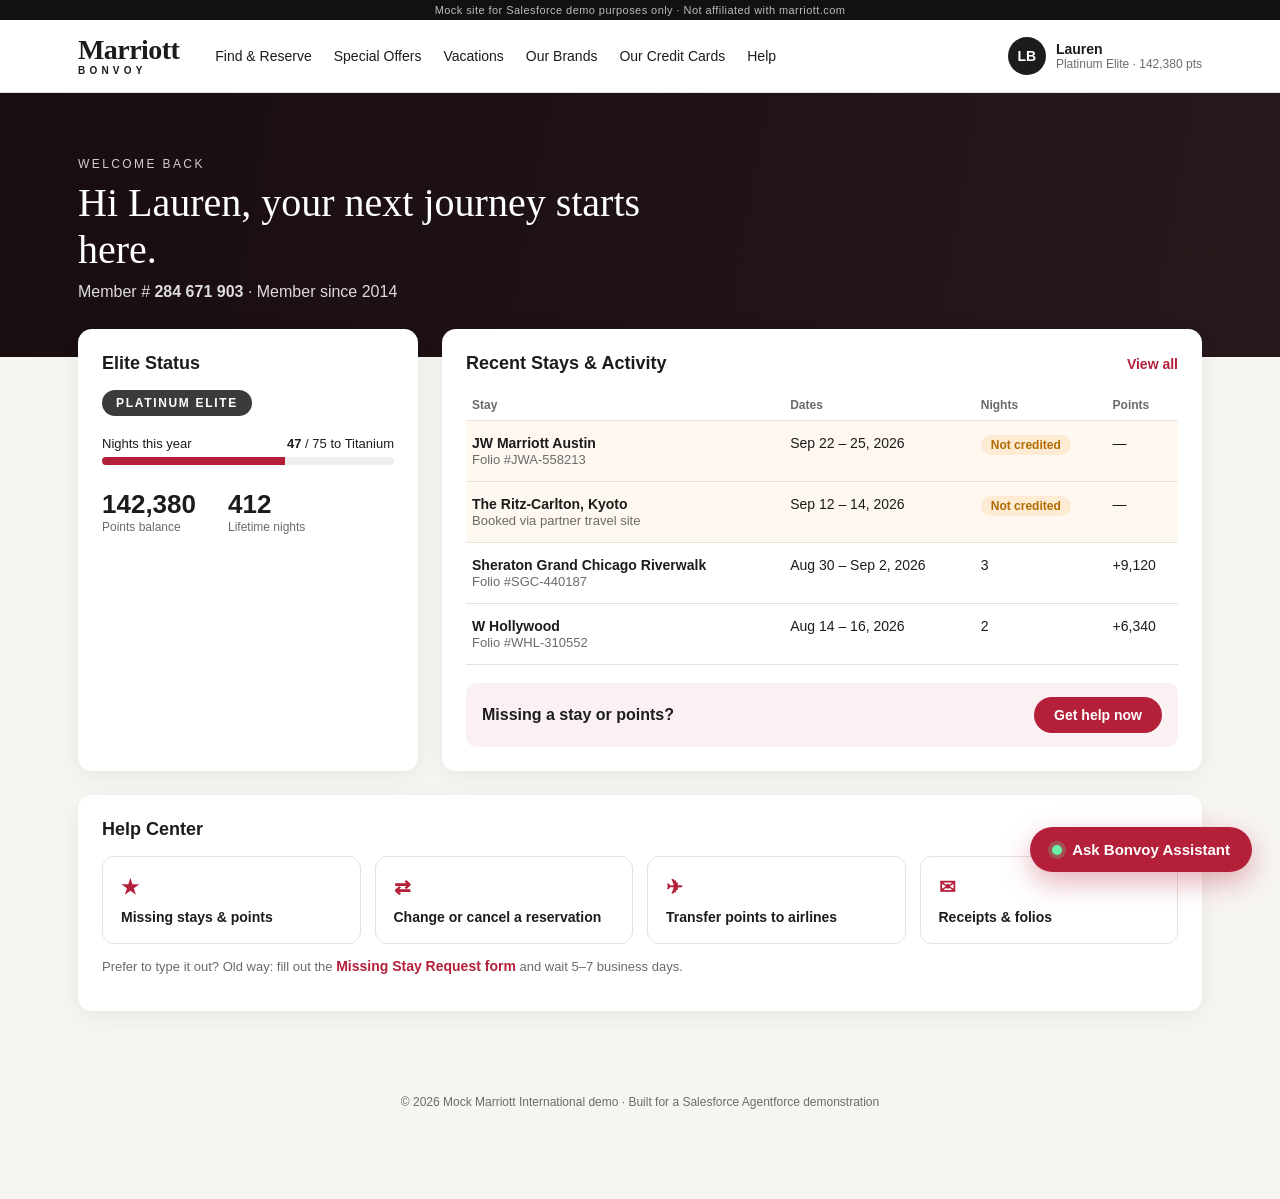
<file: index.html>
<!DOCTYPE html>
<html lang="en">
<head>
<meta charset="UTF-8" />
<meta name="robots" content="noindex, nofollow" />
<meta http-equiv="refresh" content="0; url=frontend/" />
<title>Marriott Bonvoy Demo</title>
</head>
<body><a href="frontend/">Open the Marriott Bonvoy demo</a></body>
</html>
</file>
<file: frontend/styles.css>
:root {
  --marriott-red: #B41F3A;      /* brand color from the learner guide */
  --marriott-red-dark: #8E1830;
  --ink: #1C1C1C;
  --muted: #6B6B6B;
  --line: #E6E1DC;
  --bg: #F7F5F2;
  --gold: #B38E5D;
  --ok: #1E7F4E;
  --warn: #B26B00;
  --radius: 14px;
}

* { box-sizing: border-box; }
body {
  margin: 0;
  font-family: "Helvetica Neue", Helvetica, Arial, sans-serif;
  color: var(--ink);
  background: var(--bg);
}
a { color: inherit; text-decoration: none; }
.wrap { max-width: 1180px; margin: 0 auto; padding: 0 28px; }
.muted { color: var(--muted); font-size: 13px; }
.small { font-size: 13px; }
.link { color: var(--marriott-red); font-weight: 600; font-size: 14px; }

.demo-ribbon {
  background: #111; color: #bbb; font-size: 11px; text-align: center;
  padding: 4px; letter-spacing: .04em;
}

/* ---------- top bar ---------- */
.topbar { background: #fff; border-bottom: 1px solid var(--line); position: sticky; top: 0; z-index: 5; }
.topbar-inner { display: flex; align-items: center; gap: 36px; height: 72px; }
.wordmark { display: flex; flex-direction: column; line-height: 1; }
.wm-main { font-family: Georgia, "Times New Roman", serif; font-size: 28px; font-weight: 700; letter-spacing: -.02em; }
.wm-sub { font-size: 10px; letter-spacing: .42em; font-weight: 700; margin-top: 2px; }
.mainnav { display: flex; gap: 22px; font-size: 14px; flex: 1; }
.mainnav a:hover { color: var(--marriott-red); }
.member-chip { display: flex; gap: 10px; align-items: center; }
.avatar {
  width: 38px; height: 38px; border-radius: 50%; background: var(--ink); color: #fff;
  display: grid; place-items: center; font-weight: 700; font-size: 14px;
}
.member-name { font-weight: 700; font-size: 14px; }
.member-tier { font-size: 12px; color: var(--muted); }

/* ---------- hero ---------- */
.hero {
  background:
    linear-gradient(100deg, rgba(20,10,12,.82) 0%, rgba(20,10,12,.45) 55%, rgba(20,10,12,.1) 100%),
    url("https://images.unsplash.com/photo-1566073771259-6a8506099945?auto=format&fit=crop&w=2000&q=70") center/cover,
    #2a1a1d;
  color: #fff; padding: 64px 0 56px;
}
.eyebrow { text-transform: uppercase; letter-spacing: .2em; font-size: 12px; opacity: .8; margin: 0 0 8px; }
.hero h1 { font-family: Georgia, serif; font-weight: 400; font-size: 40px; margin: 0 0 10px; max-width: 640px; }
.hero-sub { margin: 0; opacity: .85; }

/* ---------- layout ---------- */
.grid {
  display: grid; grid-template-columns: 340px 1fr; gap: 24px;
  margin-top: -28px; padding-bottom: 60px; position: relative;
}
.card { background: #fff; border-radius: var(--radius); padding: 24px; box-shadow: 0 6px 24px rgba(0,0,0,.06); }
.card h2 { font-size: 18px; margin: 0 0 16px; }
.card-head { display: flex; justify-content: space-between; align-items: baseline; }
.help-card { grid-column: 1 / -1; }

.tier-badge {
  display: inline-block; background: #3B3B3B; color: #fff; padding: 6px 14px;
  border-radius: 999px; font-size: 12px; letter-spacing: .14em; font-weight: 700; margin-bottom: 20px;
}
.progress-label { display: flex; justify-content: space-between; font-size: 13px; margin-bottom: 6px; }
.progress { height: 8px; background: #EEE; border-radius: 99px; overflow: hidden; }
.progress-fill { height: 100%; background: var(--marriott-red); transition: width 1.2s ease; }
.stat-row { display: flex; gap: 32px; margin-top: 24px; }
.stat-num { font-size: 26px; font-weight: 700; }
.stat-lbl { font-size: 12px; color: var(--muted); }
.flash { animation: flash 1.6s ease; }
@keyframes flash { 0%,100% { color: inherit; } 30% { color: var(--ok); } }

/* ---------- activity ---------- */
table.activity { width: 100%; border-collapse: collapse; font-size: 14px; }
.activity th { text-align: left; font-size: 12px; color: var(--muted); font-weight: 600; padding: 8px 6px; border-bottom: 1px solid var(--line); }
.activity td { padding: 14px 6px; border-bottom: 1px solid var(--line); vertical-align: top; }
tr.missing { background: #FFF8F0; }
tr.resolved { background: #F0FAF4; transition: background .8s; }
tr.pending { background: #F3F4FA; transition: background .8s; }
.pill { display: inline-block; padding: 3px 10px; border-radius: 99px; font-size: 12px; font-weight: 600; }
.pill-warn { background: #FDECD3; color: var(--warn); }
.pill-ok { background: #D8F2E3; color: var(--ok); }
.pill-info { background: #E1E5F7; color: #3A4AA0; }
.missing-callout {
  display: flex; justify-content: space-between; align-items: center; margin-top: 18px;
  padding: 14px 16px; background: #FBF1F3; border-radius: 10px; font-weight: 600;
}

.btn { border: 0; border-radius: 999px; padding: 10px 20px; font-weight: 700; cursor: pointer; font-size: 14px; }
.btn-primary { background: var(--marriott-red); color: #fff; }
.btn-primary:hover { background: var(--marriott-red-dark); }

.help-grid { display: grid; grid-template-columns: repeat(4, 1fr); gap: 14px; margin-bottom: 14px; }
.help-tile {
  border: 1px solid var(--line); border-radius: 12px; padding: 18px; font-weight: 600; font-size: 14px;
  display: flex; flex-direction: column; gap: 10px; transition: border-color .2s, transform .2s;
}
.help-tile:hover { border-color: var(--marriott-red); transform: translateY(-2px); }
.help-tile .ico { color: var(--marriott-red); font-size: 20px; }

.footer { text-align: center; font-size: 12px; color: var(--muted); padding: 24px 0 90px; }

/* ---------- chat ---------- */
.chat-launcher {
  position: fixed; right: 28px; bottom: 28px; z-index: 20;
  background: var(--marriott-red); color: #fff; border: 0; border-radius: 999px;
  padding: 14px 22px; font-weight: 700; font-size: 15px; cursor: pointer;
  box-shadow: 0 10px 28px rgba(180,31,58,.35); display: flex; align-items: center; gap: 10px;
}
.chat-launcher-dot { width: 10px; height: 10px; border-radius: 50%; background: #6CF0A5; box-shadow: 0 0 0 4px rgba(108,240,165,.25); }

.chat {
  position: fixed; right: 28px; bottom: 28px; width: 400px; height: 620px; max-height: calc(100vh - 56px);
  background: #fff; border-radius: 18px; box-shadow: 0 20px 60px rgba(0,0,0,.25);
  display: none; flex-direction: column; overflow: hidden; z-index: 30;
}
.chat.open { display: flex; animation: pop .25s ease; }
@keyframes pop { from { transform: translateY(16px); opacity: 0; } to { transform: none; opacity: 1; } }
.chat-head { background: var(--marriott-red); color: #fff; padding: 14px 16px; display: flex; justify-content: space-between; align-items: center; }
.chat-head.human { background: #2F3B4C; }
.chat-head-left { display: flex; gap: 10px; align-items: center; }
.bot-ava { width: 36px; height: 36px; border-radius: 50%; background: #fff; color: var(--marriott-red); display: grid; place-items: center; font-weight: 800; font-family: Georgia, serif; }
.chat-head.human .bot-ava { color: #2F3B4C; }
.chat-title { font-weight: 700; }
.chat-sub { font-size: 12px; opacity: .85; }
.chat-head-actions button { background: transparent; border: 0; color: #fff; font-size: 16px; cursor: pointer; opacity: .85; margin-left: 6px; }

.chat-body { flex: 1; overflow-y: auto; padding: 16px; background: #FAF8F6; display: flex; flex-direction: column; gap: 10px; }
.msg { max-width: 85%; padding: 10px 14px; border-radius: 16px; font-size: 14px; line-height: 1.45; animation: pop .2s ease; }
.msg.bot { background: #fff; border: 1px solid var(--line); border-bottom-left-radius: 4px; align-self: flex-start; }
.msg.user { background: var(--ink); color: #fff; border-bottom-right-radius: 4px; align-self: flex-end; }
.msg.human { background: #E9EDF3; border-bottom-left-radius: 4px; align-self: flex-start; }
.msg.system { align-self: center; background: transparent; color: var(--muted); font-size: 12px; text-align: center; padding: 4px; }
.msg .who { font-size: 11px; font-weight: 700; color: var(--muted); margin-bottom: 3px; }
.msg.user .who { color: #aaa; }

.action-card { border: 1px solid var(--line); background: #fff; border-radius: 12px; padding: 12px 14px; font-size: 13px; align-self: stretch; animation: pop .2s ease; }
.action-card .ac-title { font-weight: 700; display: flex; gap: 8px; align-items: center; margin-bottom: 6px; }
.action-card .ac-row { display: flex; justify-content: space-between; padding: 3px 0; color: #333; }
.action-card .ac-row span:last-child { font-weight: 600; }
.spin { width: 12px; height: 12px; border: 2px solid #ddd; border-top-color: var(--marriott-red); border-radius: 50%; animation: spin .8s linear infinite; display: inline-block; }
.check { color: var(--ok); font-weight: 800; }
@keyframes spin { to { transform: rotate(360deg); } }

.typing { align-self: flex-start; background: #fff; border: 1px solid var(--line); border-radius: 16px; padding: 10px 14px; display: flex; gap: 4px; }
.typing i { width: 6px; height: 6px; border-radius: 50%; background: #bbb; animation: blink 1.2s infinite; }
.typing i:nth-child(2) { animation-delay: .2s; } .typing i:nth-child(3) { animation-delay: .4s; }
@keyframes blink { 0%,80%,100% { opacity: .3; } 40% { opacity: 1; } }

.chat-suggest { display: flex; flex-wrap: wrap; gap: 6px; padding: 8px 12px 0; background: #fff; }
.chip { border: 1px solid var(--marriott-red); color: var(--marriott-red); background: #fff; border-radius: 999px; padding: 6px 12px; font-size: 13px; cursor: pointer; }
.chip:hover { background: #FBF1F3; }
.chat-input { display: flex; gap: 8px; padding: 12px; background: #fff; border-top: 1px solid var(--line); }
.chat-input input { flex: 1; border: 1px solid var(--line); border-radius: 999px; padding: 10px 14px; font-size: 14px; outline: none; }
.chat-input input:focus { border-color: var(--marriott-red); }

/* Hide mock chat when a real Embedded Messaging deployment is configured */
body.live-agent .chat-launcher, body.live-agent .chat { display: none !important; }

@media (max-width: 900px) {
  .grid { grid-template-columns: 1fr; }
  .help-grid { grid-template-columns: 1fr 1fr; }
  .mainnav { display: none; }
  .chat { right: 8px; left: 8px; width: auto; bottom: 8px; }
}
</file>
